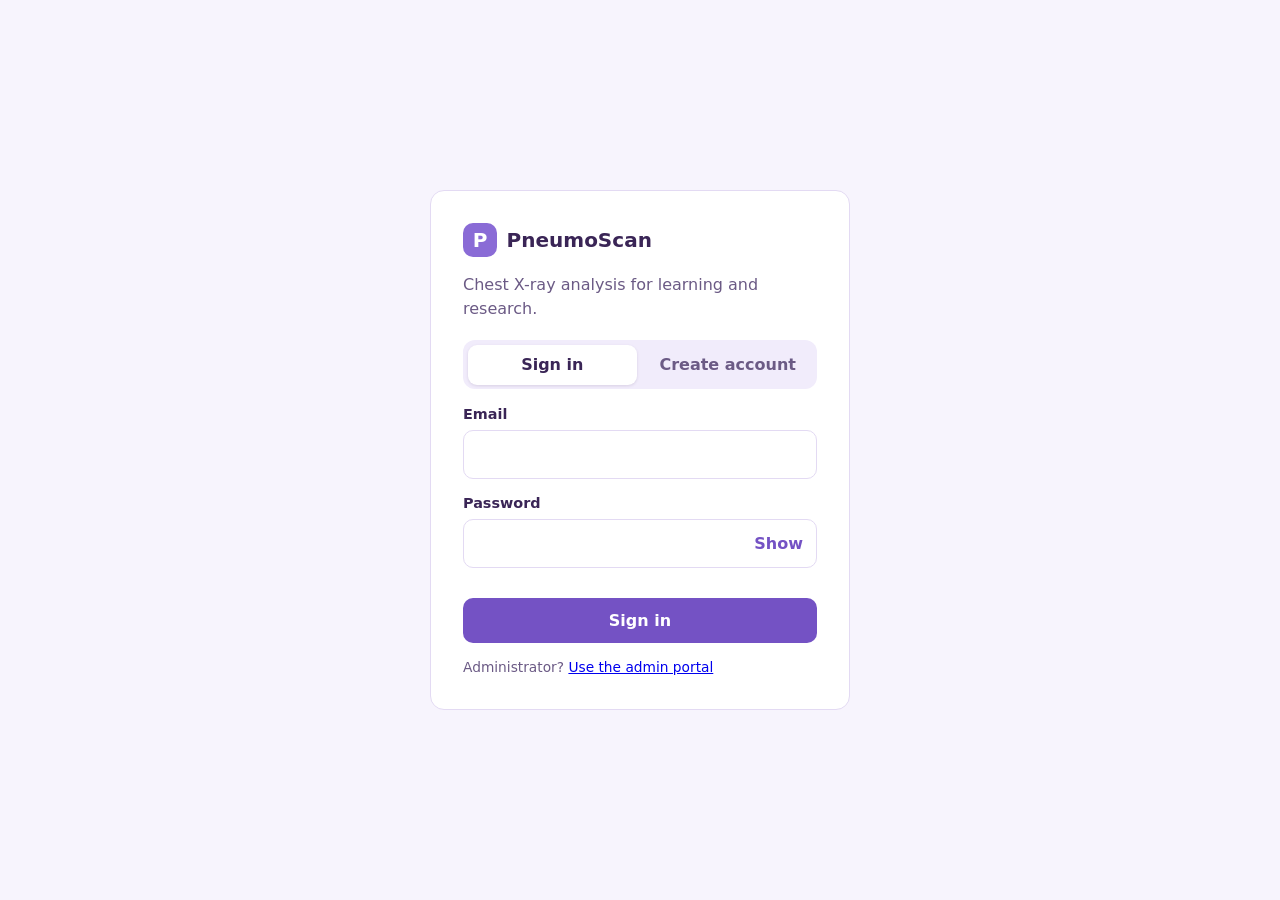
<file: static/index.html>
<!doctype html><html lang="en"><head><meta charset="utf-8"><meta name="viewport" content="width=device-width,initial-scale=1">
<title>PneumoScan: sign in</title><link rel="stylesheet" href="/static/style.css"></head><body>
<div class="auth"><div class="card">
  <div class="logo"><i>P</i>PneumoScan</div>
  <p class="muted">Chest X-ray analysis for learning and research.</p>
  <div class="tabs" role="tablist">
    <button role="tab" id="tLogin" aria-selected="true">Sign in</button>
    <button role="tab" id="tReg" aria-selected="false">Create account</button></div>
  <div id="nameWrap" class="hidden"><label for="name">Full name</label><input id="name" type="text" autocomplete="name"></div>
  <label for="email">Email</label><input id="email" type="email" autocomplete="email">
  <label for="pw">Password</label>
  <div class="pw"><input id="pw" type="password" autocomplete="current-password"><button type="button" id="show">Show</button></div>
  <p class="small muted hidden" id="hint">At least 8 characters, with letters and numbers.</p>
  <div class="err" id="err" role="alert"></div>
  <button class="btn" id="go" style="width:100%">Sign in</button>
  <p class="small muted" style="margin-bottom:0">Administrator? <a href="/admin">Use the admin portal</a></p>
</div></div>
<script src="/static/common.js"></script>
<script>
let mode='login';
if(localStorage.getItem(KEY)) location.href='/app';
function setMode(m){mode=m;$('#tLogin').setAttribute('aria-selected',m==='login');$('#tReg').setAttribute('aria-selected',m==='reg');
 $('#nameWrap').classList.toggle('hidden',m==='login');$('#hint').classList.toggle('hidden',m==='login');
 $('#go').textContent=m==='login'?'Sign in':'Create account';$('#err').textContent='';}
$('#tLogin').onclick=()=>setMode('login');$('#tReg').onclick=()=>setMode('reg');
$('#show').onclick=()=>{const p=$('#pw');p.type=p.type==='password'?'text':'password';$('#show').textContent=p.type==='password'?'Show':'Hide'};
async function submit(){
  $('#err').textContent='';$('#go').disabled=true;
  try{
    const json={email:$('#email').value,password:$('#pw').value};
    if(mode==='reg') json.name=$('#name').value;
    const r=await api(mode==='login'?'/auth/login':'/auth/register',{method:'POST',json,noRedirect:true});
    localStorage.setItem(KEY,r.token);location.href='/app';
  }catch(e){$('#err').textContent=e.message}finally{$('#go').disabled=false}
}
$('#go').onclick=submit;
document.addEventListener('keydown',e=>{if(e.key==='Enter')submit()});
</script></body></html>
</file>
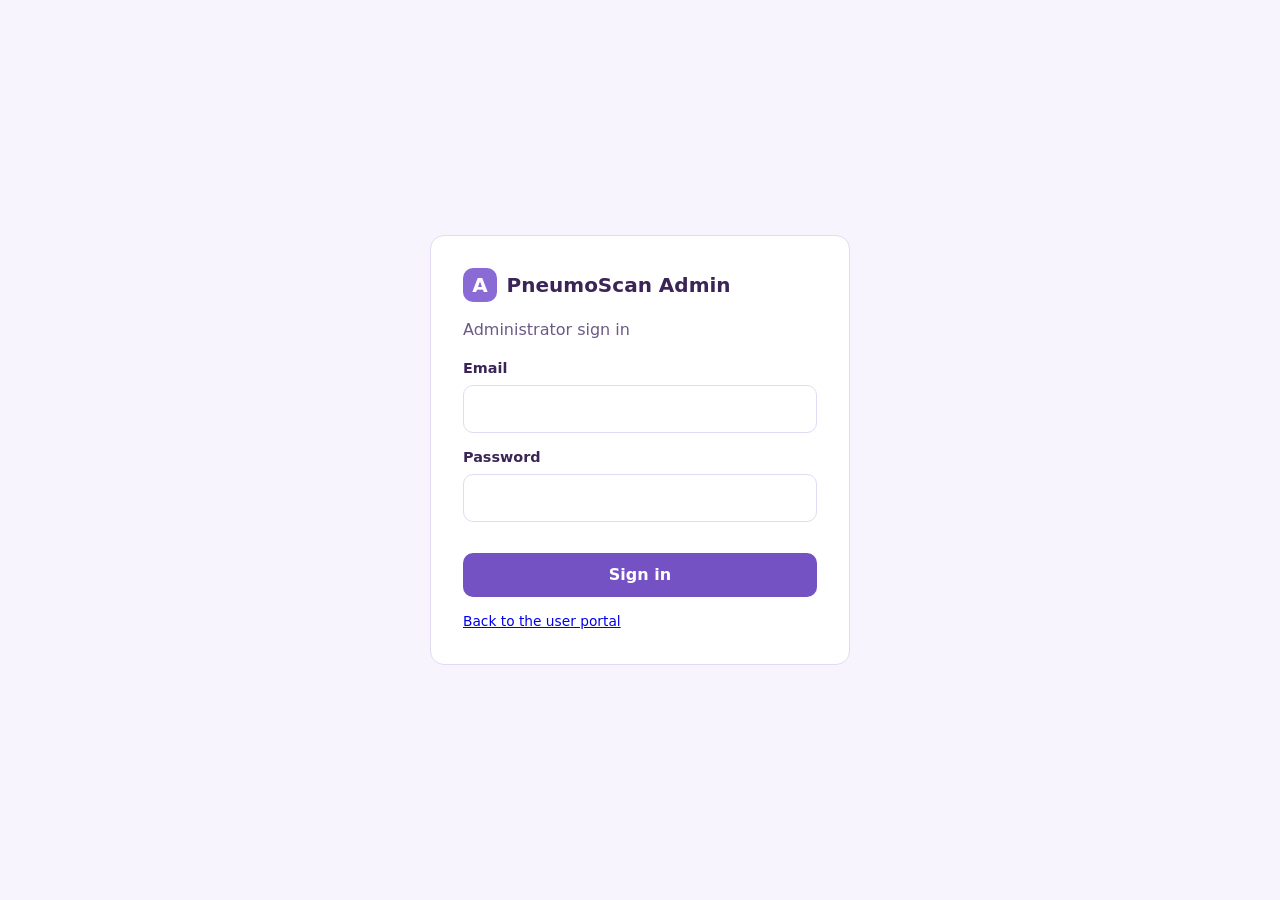
<file: static/admin.html>
<!doctype html><html lang="en"><head><meta charset="utf-8"><meta name="viewport" content="width=device-width,initial-scale=1">
<title>PneumoScan Admin</title><link rel="stylesheet" href="/static/style.css"></head><body class="admin">
<div class="auth hidden" id="loginBox"><div class="card">
  <div class="logo"><i>A</i>PneumoScan Admin</div><p class="muted">Administrator sign in</p>
  <label for="email">Email</label><input id="email" type="email" autocomplete="username">
  <label for="pw">Password</label><input id="pw" type="password" autocomplete="current-password">
  <div class="err" id="err" role="alert"></div><button class="btn" id="go" style="width:100%">Sign in</button>
  <p class="small muted" style="margin-bottom:0"><a href="/">Back to the user portal</a></p></div></div>

<div class="layout hidden" id="panel">
<aside class="sidebar" id="sidebar" aria-label="Admin navigation">
  <div class="logo"><i>A</i>Admin</div>
  <nav class="nav" id="nav"><button data-v="overview">Overview</button><button data-v="users">Users</button>
    <button data-v="analyses">Analyses</button><button data-v="model">Model</button></nav>
  <button class="btn ghost" id="logout">Log out</button></aside>
<main>
  <div class="topbar"><button class="icon-btn" id="menuBtn">Menu</button><h1 id="title"></h1><span class="muted small" id="who"></span></div>
  <section id="v-overview" class="view"><div class="grid g4" id="stats"></div>
    <div class="grid g2" style="margin-top:1rem"><div class="card"><h2>Analyses, last 14 days</h2><div class="chart" id="daily" style="margin-top:1.6rem"></div></div>
    <div class="card"><h2>Results by class</h2><div id="byLabel" style="margin-top:.8rem"></div></div></div></section>
  <section id="v-users" class="view hidden"><div class="card"><div class="scroll"><table id="users"></table></div></div></section>
  <section id="v-analyses" class="view hidden"><div class="card">
    <p class="small muted" style="margin-top:0">Metadata only. Admins cannot view patient images.</p>
    <input type="search" id="search" placeholder="Search by user, file or result" aria-label="Search analyses">
    <div class="scroll"><table id="ana"></table></div></div></section>
  <section id="v-model" class="view hidden"><div class="card" id="modelBox"></div></section>
</main></div>
<script src="/static/common.js"></script>
<script>
const titles={overview:'Overview',users:'Users',analyses:'Analyses',model:'Model'};
let me;
if(!localStorage.getItem(KEY)) $('#loginBox').classList.remove('hidden');
else init();
async function login(){
  $('#err').textContent='';
  try{const r=await api('/admin/login',{method:'POST',json:{email:$('#email').value,password:$('#pw').value},noRedirect:true});
    localStorage.setItem(KEY,r.token);location.reload()}catch(e){$('#err').textContent=e.message}}
$('#go').onclick=login;document.addEventListener('keydown',e=>{if(e.key==='Enter'&&!$('#loginBox').classList.contains('hidden'))login()});
async function init(){
  me=await api('/me');
  if(me.role!=='admin'){localStorage.removeItem(KEY);location.href='/admin';return}
  $('#panel').classList.remove('hidden');$('#who').textContent=me.email;bindMenu();
  $$('#nav button').forEach(b=>b.onclick=()=>show(b.dataset.v));
  $('#logout').onclick=async()=>{try{await api('/auth/logout',{method:'POST'})}catch{}localStorage.removeItem(KEY);location.href='/admin'};
  const h=location.hash.slice(1);show(titles[h]?h:'overview');
}
function show(v){
  $$('.view').forEach(s=>s.classList.toggle('hidden',s.id!=='v-'+v));
  $$('#nav button').forEach(b=>{if(b.dataset.v===v)b.setAttribute('aria-current','page');else b.removeAttribute('aria-current')});
  $('#title').textContent=titles[v];history.replaceState(null,'','#'+v);
  ({overview:loadOverview,users:loadUsers,analyses:loadAna,model:loadModel})[v]();
}
async function loadOverview(){
  const s=await api('/admin/stats');
  $('#stats').innerHTML=[['Registered users',s.users],['Active users',s.active_users],['Analyses',s.analyses],['Video analyses',s.videos],
    ['Needs review',s.needs_review],['Rejected uploads',s.rejected],['Image storage (MB)',s.storage_mb]].map(([l,n])=>`<div class="card stat"><b>${n}</b><span class="muted">${l}</span></div>`).join('');
  const max=Math.max(1,...s.daily.map(d=>d.count));
  $('#daily').innerHTML=s.daily.map(d=>`<div style="height:${d.count/max*100}%" title="${d.date}: ${d.count}"><span>${d.count||''}</span></div>`).join('');
  const tot=Object.values(s.by_label).reduce((a,b)=>a+b,0)||1;
  $('#byLabel').innerHTML=Object.entries(s.by_label).map(([k,n])=>`<div class="small row sp"><span>${esc(nice(k))}</span><span>${n}</span></div><div class="bar"><i style="width:${n/tot*100}%"></i></div>`).join('')||'<p class="muted">No analyses yet.</p>';
}
async function loadUsers(){
  const u=await api('/admin/users');
  $('#users').innerHTML='<tr><th>Name</th><th>Email</th><th>Role</th><th>Analyses</th><th>Joined</th><th>Status</th><th></th></tr>'+u.map(x=>`<tr>
    <td>${esc(x.name)}</td><td>${esc(x.email)}</td><td>${esc(x.role)}</td><td>${x.n}</td><td>${fmtDate(x.created)}</td>
    <td><span class="pill ${x.active?'good':'bad'}">${x.active?'Active':'Deactivated'}</span></td>
    <td style="white-space:nowrap">${x.id===me.id?'<span class="muted small">You</span>':
     `<button class="btn ghost sm" data-act="${x.id}" data-to="${x.active?0:1}">${x.active?'Deactivate':'Activate'}</button>
      <button class="btn ghost sm" data-role="${x.id}" data-to="${x.role==='admin'?'user':'admin'}">Make ${x.role==='admin'?'user':'admin'}</button>
      <button class="btn danger sm" data-del="${x.id}">Delete</button>`}</td></tr>`).join('');
  $$('[data-act]').forEach(b=>b.onclick=async()=>{await api('/admin/users/'+b.dataset.act,{method:'PATCH',json:{active:b.dataset.to==='1'}});toast('User updated');loadUsers()});
  $$('[data-role]').forEach(b=>b.onclick=async()=>{if(!confirm('Change this user\'s role to '+b.dataset.to+'?'))return;
    await api('/admin/users/'+b.dataset.role,{method:'PATCH',json:{role:b.dataset.to}});toast('Role updated');loadUsers()});
  $$('[data-del]').forEach(b=>b.onclick=async()=>{if(!confirm('Permanently delete this user and all their records?'))return;
    await api('/admin/users/'+b.dataset.del,{method:'DELETE'});toast('User deleted');loadUsers()});
}
async function loadAna(){
  const l=await api('/admin/analyses?search='+encodeURIComponent($('#search').value));
  $('#ana').innerHTML=l.length?'<tr><th>Date</th><th>User</th><th>File</th><th>Type</th><th>Result</th><th>Confidence</th><th>Model</th><th></th></tr>'+l.map(a=>{const v=verdict(a);
    return `<tr><td>${fmtDate(a.created)}</td><td>${esc(a.email)}</td><td>${esc(a.filename)}</td><td>${esc(a.kind)}</td><td><span class="pill ${v.cls}">${esc(v.text)}</span></td>
    <td>${a.status==='rejected'?'-':pct(a.confidence)}</td><td class="small">${esc(a.model_version)}</td><td><button class="btn danger sm" data-del="${a.id}">Delete</button></td></tr>`}).join(''):'<tr><td class="muted">No analyses found.</td></tr>';
  $$('#ana [data-del]').forEach(b=>b.onclick=async()=>{if(!confirm('Delete this record?'))return;await api('/admin/analyses/'+b.dataset.del,{method:'DELETE'});toast('Record deleted');loadAna()});
}
let st;$('#search').oninput=()=>{clearTimeout(st);st=setTimeout(loadAna,250)};
async function loadModel(){
  const m=(await api('/admin/stats')).model,t=m.metrics?.test;
  $('#modelBox').innerHTML=`${m.demo?'<div class="banner">Demo mode: models/model.pt not found. Users are seeing placeholder results.</div>':''}
  <h2>${esc(m.version)}</h2><p class="muted">Classes: ${m.classes.map(c=>esc(nice(c))).join(', ')} · review threshold ${(m.review_threshold*100)|0}% · temperature ${m.temperature.toFixed(2)}</p>
  ${t?`<p>Test accuracy ${pct(t.accuracy)} on ${t.n} images.</p><div class="scroll"><table><tr><th>Class</th><th>Sensitivity</th><th>Specificity</th><th>Precision</th><th>F1</th><th>Support</th></tr>
  ${Object.entries(t.per_class).map(([c,v])=>`<tr><td>${esc(nice(c))}</td><td>${pct(v.sensitivity)}</td><td>${pct(v.specificity)}</td><td>${pct(v.precision)}</td><td>${pct(v.f1)}</td><td>${v.support}</td></tr>`).join('')}</table></div>
  <h3 style="margin-top:1rem">Confusion matrix (rows = true, columns = predicted)</h3><div class="scroll"><table><tr><th></th>${m.classes.map(c=>`<th>${esc(nice(c))}</th>`).join('')}</tr>
  ${t.confusion_matrix.map((r,i)=>`<tr><th>${esc(nice(m.classes[i]))}</th>${r.map(n=>`<td>${n}</td>`).join('')}</tr>`).join('')}</table></div>`:'<p class="muted">No stored evaluation metrics.</p>'}`;
}
</script></body></html>
</file>
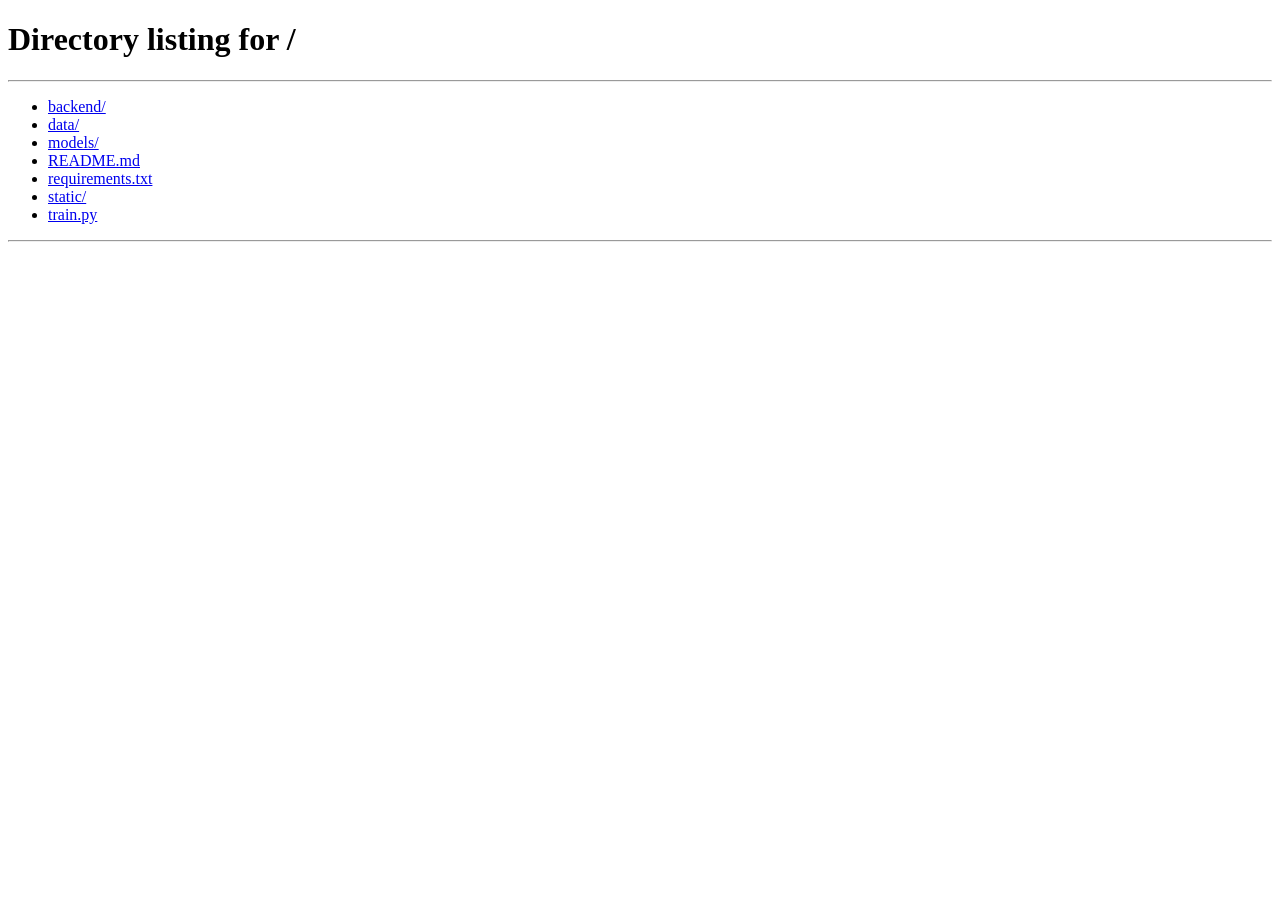
<file: static/app.html>
<!doctype html><html lang="en"><head><meta charset="utf-8"><meta name="viewport" content="width=device-width,initial-scale=1">
<title>PneumoScan</title><link rel="stylesheet" href="/static/style.css"></head><body>
<div class="layout">
<aside class="sidebar" id="sidebar" aria-label="Main navigation">
  <div class="logo"><i>P</i>PneumoScan</div>
  <nav class="nav" id="nav">
    <button data-v="dashboard">Dashboard</button><button data-v="image">New analysis</button>
    <button data-v="video">Video analysis</button><button data-v="history">History</button>
    <button data-v="model">Model information</button><button data-v="profile">Profile</button>
  </nav>
  <button class="btn ghost" id="logout">Log out</button>
</aside>
<main>
  <div class="topbar"><button class="icon-btn" id="menuBtn" aria-label="Open menu">Menu</button><h1 id="title"></h1><span class="muted small" id="who"></span></div>

  <section id="v-dashboard" class="view">
    <div class="grid g4" id="stats"></div>
    <div class="card" style="margin-top:1rem"><div class="row sp"><h2>Recent analyses</h2><button class="btn sm" data-go="image">New analysis</button></div>
      <div class="scroll"><table id="recent"></table></div></div>
  </section>

  <section id="v-image" class="view hidden"><div class="card">
    <div class="drop" id="imgDrop" tabindex="0" role="button" aria-label="Choose a chest X-ray image">
      <strong>Drop a chest X-ray here, or click to choose</strong><div class="small muted">JPG, PNG, BMP or WEBP, up to 10 MB</div><div id="imgPrev"></div></div>
    <input type="file" id="imgFile" accept=".jpg,.jpeg,.png,.bmp,.webp" class="hidden">
    <label class="row small" style="font-weight:400"><input type="checkbox" id="imgSave" checked> Keep a copy in my history (uncheck to discard the image after analysis)</label>
    <button class="btn" id="imgGo" disabled>Analyse image</button>
  </div><div class="card hidden" id="imgRes" style="margin-top:1rem"></div></section>

  <section id="v-video" class="view hidden"><div class="card">
    <p class="muted small" style="margin-top:0">Frames are sampled about once per second. Only frames that look like chest radiographs are analysed. This is a demonstration; video classification is not validated.</p>
    <div class="drop" id="vidDrop" tabindex="0" role="button" aria-label="Choose a video">
      <strong>Drop a video here, or click to choose</strong><div class="small muted">MP4, AVI, MOV, MKV or WEBM, up to 60 MB</div><div id="vidPrev"></div></div>
    <input type="file" id="vidFile" accept=".mp4,.avi,.mov,.mkv,.webm" class="hidden">
    <label class="row small" style="font-weight:400"><input type="checkbox" id="vidSave" checked> Keep a preview frame in my history</label>
    <button class="btn" id="vidGo" disabled>Analyse video</button>
  </div><div class="card hidden" id="vidRes" style="margin-top:1rem"></div></section>

  <section id="v-history" class="view hidden"><div class="card">
    <input type="search" id="search" placeholder="Search by file name or result" aria-label="Search history">
    <div class="scroll"><table id="hist"></table></div></div>
    <div class="card hidden" id="detail" style="margin-top:1rem"></div></section>

  <section id="v-model" class="view hidden"><div class="card" id="modelBox"></div></section>

  <section id="v-profile" class="view hidden"><div class="card" style="max-width:480px">
    <label for="pName">Name</label><input type="text" id="pName">
    <label for="pCur">Current password (only to change it)</label><input type="password" id="pCur" autocomplete="current-password">
    <label for="pNew">New password</label><input type="password" id="pNew" autocomplete="new-password">
    <p style="margin-bottom:0"><button class="btn" id="pSave">Save changes</button></p></div></section>
</main></div>
<script src="/static/common.js"></script>
<script>
if(!localStorage.getItem(KEY)) location.href='/';
const titles={dashboard:'Dashboard',image:'New analysis',video:'Video analysis',history:'History',model:'Model information',profile:'Profile'};
let me;
function show(v){
  $$('.view').forEach(s=>s.classList.toggle('hidden',s.id!=='v-'+v));
  $$('#nav button').forEach(b=>{if(b.dataset.v===v)b.setAttribute('aria-current','page');else b.removeAttribute('aria-current')});
  $('#title').textContent=titles[v];history.replaceState(null,'','#'+v);
  ({dashboard:loadDash,history:loadHist,model:loadModel,profile:()=>{$('#pName').value=me.name}})[v]?.();
}
$$('#nav button').forEach(b=>b.onclick=()=>show(b.dataset.v));
$$('[data-go]').forEach(b=>b.onclick=()=>show(b.dataset.go));
$('#logout').onclick=async()=>{try{await api('/auth/logout',{method:'POST'})}catch{}localStorage.removeItem(KEY);location.href='/'};

function histRows(list,withView=true){
  if(!list.length) return '<tr><td class="muted">Nothing here yet. Run your first analysis.</td></tr>';
  return '<tr><th>Date</th><th>File</th><th>Type</th><th>Result</th><th>Confidence</th><th>Model</th><th></th></tr>'+list.map(a=>{
    const v=verdict(a);
    return `<tr><td>${fmtDate(a.created)}</td><td>${esc(a.filename)}</td><td>${esc(a.kind)}</td><td><span class="pill ${v.cls}">${esc(v.text)}</span></td>
    <td>${a.status==='rejected'?'-':pct(a.confidence)}</td><td class="small">${esc(a.model_version)}</td>
    <td style="white-space:nowrap"><button class="btn ghost sm" data-view="${a.id}">View</button> <button class="btn danger sm" data-del="${a.id}">Delete</button></td></tr>`}).join('');
}
function wireRows(root,reload){
  $$('[data-view]',root).forEach(b=>b.onclick=()=>openDetail(b.dataset.view));
  $$('[data-del]',root).forEach(b=>b.onclick=async()=>{
    if(!confirm('Delete this record and its stored image?'))return;
    await api('/analyses/'+b.dataset.del,{method:'DELETE'});toast('Record deleted');reload();$('#detail').classList.add('hidden')});
}
async function openDetail(id){
  show('history');const a=await api('/analyses/'+id);
  const src=a.has_file?await blobUrl(`/analyses/${id}/file`):null;
  const d=$('#detail');d.classList.remove('hidden');d.innerHTML=renderResult(a,src);d.scrollIntoView({behavior:'smooth'});
}
async function loadDash(){
  const [s,list]=await Promise.all([api('/stats'),api('/analyses')]);
  const bl=s.by_label,normal=bl.NORMAL||0,other=Object.entries(bl).filter(([k])=>k!=='NORMAL').reduce((n,[,v])=>n+v,0);
  $('#stats').innerHTML=[['Total analyses',s.total],['Normal',normal],['Pneumonia-type',other],['Needs review',s.needs_review]]
    .map(([l,n])=>`<div class="card stat"><b>${n}</b><span class="muted">${l}</span></div>`).join('');
  $('#recent').innerHTML=histRows(list.slice(0,5));wireRows($('#recent'),loadDash);
}
async function loadHist(){const l=await api('/analyses?search='+encodeURIComponent($('#search').value));$('#hist').innerHTML=histRows(l);wireRows($('#hist'),loadHist)}
let st;$('#search').oninput=()=>{clearTimeout(st);st=setTimeout(loadHist,250)};
async function loadModel(){
  const m=await api('/model'),t=m.metrics?.test;
  $('#modelBox').innerHTML=`${m.demo?'<div class="banner">Demo mode: no trained model found. Train one with train.py (see README).</div>':''}
   <h2>${esc(m.version)}</h2><p class="muted">Classes: ${m.classes.map(c=>esc(nice(c))).join(', ')}. Results below ${(m.review_threshold*100)|0}% confidence are marked "Needs review". Confidence is calibrated with temperature scaling (T = ${m.temperature.toFixed(2)}).</p>
   ${t?`<h3>Held-out test performance (${t.n} images)</h3><p>Accuracy ${pct(t.accuracy)}</p><div class="scroll"><table><tr><th>Class</th><th>Sensitivity</th><th>Specificity</th><th>Precision</th><th>F1</th><th>Support</th></tr>
   ${Object.entries(t.per_class).map(([c,v])=>`<tr><td>${esc(nice(c))}</td><td>${pct(v.sensitivity)}</td><td>${pct(v.specificity)}</td><td>${pct(v.precision)}</td><td>${pct(v.f1)}</td><td>${v.support}</td></tr>`).join('')}</table></div>`:'<p class="muted">No evaluation metrics are stored with this model.</p>'}
   <h3 style="margin-top:1rem">Limitations</h3><ul class="small"><li>Trained on public paediatric (ages 1-5) radiographs from one hospital; results on adults or other equipment are unknown.</li>
   <li>The "looks like an X-ray" check is a simple image-statistics filter, not a validated detector.</li><li>Viral vs bacterial appearance can overlap on X-ray alone.</li></ul>
   <div class="disclaimer">${esc(m.disclaimer)}</div>`;
}
$('#pSave').onclick=async()=>{
  try{me=await api('/me',{method:'PUT',json:{name:$('#pName').value,current_password:$('#pCur').value||null,new_password:$('#pNew').value||null}});
    $('#who').textContent=me.name;$('#pCur').value=$('#pNew').value='';toast('Changes saved')}catch(e){toast(e.message,true)}};

function uploader(p){ // p: drop,file,prev,go,res,save,endpoint,video
  let f=null;const drop=$(p.drop),inp=$(p.file);
  const pick=file=>{if(!file)return;f=file;const u=URL.createObjectURL(file);
    $(p.prev).innerHTML=`<div class="small">${esc(file.name)}</div>`+(p.video?`<video src="${u}" controls></video>`:`<img src="${u}" alt="Preview">`);$(p.go).disabled=false};
  drop.onclick=()=>inp.click();drop.onkeydown=e=>{if(e.key==='Enter'||e.key===' '){e.preventDefault();inp.click()}};
  inp.onchange=()=>pick(inp.files[0]);
  drop.ondragover=e=>{e.preventDefault();drop.classList.add('over')};drop.ondragleave=()=>drop.classList.remove('over');
  drop.ondrop=e=>{e.preventDefault();drop.classList.remove('over');pick(e.dataTransfer.files[0])};
  $(p.go).onclick=async()=>{
    const fd=new FormData();fd.append('file',f);fd.append('save_file',$(p.save).checked);
    const b=$(p.go);b.disabled=true;b.textContent='Analysing...';
    try{const a=await api(p.endpoint,{method:'POST',form:fd});
      const src=a.has_file?await blobUrl(`/analyses/${a.id}/file`):(p.video?null:URL.createObjectURL(f));
      const r=$(p.res);r.classList.remove('hidden');r.innerHTML=renderResult(a,src);r.scrollIntoView({behavior:'smooth'})}
    catch(e){toast(e.message,true)}finally{b.disabled=false;b.textContent=p.video?'Analyse video':'Analyse image'}};
}
uploader({drop:'#imgDrop',file:'#imgFile',prev:'#imgPrev',go:'#imgGo',res:'#imgRes',save:'#imgSave',endpoint:'/analyze/image'});
uploader({drop:'#vidDrop',file:'#vidFile',prev:'#vidPrev',go:'#vidGo',res:'#vidRes',save:'#vidSave',endpoint:'/analyze/video',video:true});
bindMenu();
(async()=>{me=await api('/me');$('#who').textContent=me.name;
  if(me.role==='admin'){localStorage.removeItem(KEY);location.href='/admin';return}
  const h=location.hash.slice(1);show(titles[h]?h:'dashboard')})();
</script></body></html>
</file>
<file: static/style.css>
:root{
  --bg:#f7f4fd; --surface:#ffffff; --lav-50:#f1ecfb; --lav-100:#e6dcf8; --lav-300:#c4b0ee; --lav-500:#8a6bd6; --lav-600:#7452c4;
  --plum:#3a2556; --plum-soft:#6b5a85; --line:#e3daf3; --good:#2f7d5b; --good-bg:#e3f4ec;
  --warn:#9a6200; --warn-bg:#fff1d6; --bad:#b3314f; --bad-bg:#fde6ec;
  --r:14px; --font:"Nunito","Segoe UI",system-ui,sans-serif;
}
*{box-sizing:border-box}
body{margin:0;font-family:var(--font);background:var(--bg);color:var(--plum);line-height:1.5}
h1,h2,h3{margin:0;font-weight:700}
button,input,select{font:inherit;color:inherit}
:focus-visible{outline:3px solid var(--lav-500);outline-offset:2px}
.muted{color:var(--plum-soft)} .small{font-size:.86rem} .hidden{display:none!important}
.btn{background:var(--lav-600);color:#fff;border:0;border-radius:10px;padding:.65rem 1.1rem;cursor:pointer;font-weight:600}
.btn:hover{background:#6444b3} .btn:disabled{opacity:.5;cursor:not-allowed}
.btn.ghost{background:var(--lav-50);color:var(--plum)} .btn.ghost:hover{background:var(--lav-100)}
.btn.danger{background:var(--bad-bg);color:var(--bad)} .btn.sm{padding:.3rem .65rem;font-size:.85rem}
input[type=text],input[type=email],input[type=password],input[type=search]{width:100%;padding:.7rem .85rem;border:1.5px solid var(--line);border-radius:10px;background:#fff}
label{display:block;font-weight:600;font-size:.9rem;margin:.9rem 0 .3rem}
.card{background:var(--surface);border:1px solid var(--line);border-radius:var(--r);padding:1.25rem}
/* auth */
.auth{min-height:100vh;display:grid;place-items:center;padding:1rem}
.auth .card{width:min(420px,100%);padding:2rem}
.logo{display:flex;align-items:center;gap:.6rem;font-weight:800;font-size:1.25rem}
.logo i{width:34px;height:34px;border-radius:10px;background:var(--lav-500);display:grid;place-items:center;color:#fff;font-style:normal}
.tabs{display:flex;gap:.4rem;background:var(--lav-50);padding:.3rem;border-radius:12px;margin:1.2rem 0 .4rem}
.tabs button{flex:1;border:0;background:none;padding:.5rem;border-radius:9px;cursor:pointer;font-weight:600;color:var(--plum-soft)}
.tabs button[aria-selected=true]{background:#fff;color:var(--plum);box-shadow:0 1px 3px #3a255622}
.pw{position:relative}.pw button{position:absolute;right:.5rem;top:50%;transform:translateY(-50%);border:0;background:none;color:var(--lav-600);cursor:pointer;font-weight:600}
.err{color:var(--bad);font-size:.9rem;min-height:1.3rem;margin-top:.6rem}
/* layout */
.layout{display:grid;grid-template-columns:250px 1fr;min-height:100vh}
.sidebar{background:var(--surface);border-right:1px solid var(--line);padding:1.25rem .9rem;display:flex;flex-direction:column;gap:.25rem;position:sticky;top:0;height:100vh}
.admin .sidebar{background:var(--plum);color:#efe8fb;border-color:var(--plum)}
.admin .sidebar .logo{color:#fff}.admin .nav button{color:#d9cdf0}.admin .nav button:hover{background:#4d3573}
.admin .nav button[aria-current=page]{background:#5d4388;color:#fff}
.nav{display:flex;flex-direction:column;gap:.2rem;margin-top:1.4rem;flex:1}
.nav button{text-align:left;border:0;background:none;padding:.65rem .8rem;border-radius:10px;cursor:pointer;font-weight:600;color:var(--plum-soft)}
.nav button:hover{background:var(--lav-50)}
.nav button[aria-current=page]{background:var(--lav-100);color:var(--plum)}
main{padding:1.5rem 2rem 3rem;min-width:0}
.topbar{display:flex;align-items:center;gap:1rem;margin-bottom:1.4rem}
.topbar h1{font-size:1.6rem;flex:1}
.icon-btn{display:none;border:1px solid var(--line);background:#fff;border-radius:10px;padding:.4rem .7rem;cursor:pointer}
.grid{display:grid;gap:1rem}.g4{grid-template-columns:repeat(auto-fit,minmax(160px,1fr))}.g2{grid-template-columns:repeat(auto-fit,minmax(320px,1fr))}
.stat b{display:block;font-size:2rem;line-height:1.1}
.drop{border:2px dashed var(--lav-300);border-radius:var(--r);padding:2rem;text-align:center;background:var(--lav-50);cursor:pointer}
.drop.over{background:var(--lav-100)} .drop img,.drop video{max-width:100%;max-height:300px;border-radius:10px;margin-top:.8rem}
table{width:100%;border-collapse:collapse;font-size:.92rem}
th,td{text-align:left;padding:.6rem .5rem;border-bottom:1px solid var(--line)}th{color:var(--plum-soft);font-weight:600}
.scroll{overflow-x:auto}
.pill{display:inline-block;padding:.2rem .7rem;border-radius:99px;font-weight:700;font-size:.85rem;background:var(--lav-100)}
.pill.good{background:var(--good-bg);color:var(--good)}.pill.warn{background:var(--warn-bg);color:var(--warn)}.pill.bad{background:var(--bad-bg);color:var(--bad)}
.bar{height:9px;background:var(--lav-50);border-radius:9px;overflow:hidden}.bar i{display:block;height:100%;background:var(--lav-500)}
.row{display:flex;gap:.8rem;align-items:center;flex-wrap:wrap}.row.sp{justify-content:space-between}
.banner{background:var(--warn-bg);color:var(--warn);padding:.6rem .8rem;border-radius:10px;font-weight:600;margin-bottom:.8rem}
.disclaimer{background:var(--lav-50);padding:.7rem .9rem;border-radius:10px;font-size:.88rem;margin-top:1rem}
.result-grid{display:grid;grid-template-columns:minmax(0,260px) 1fr;gap:1.2rem}
.result-grid img{width:100%;border-radius:10px;background:#000}
.chart{display:flex;align-items:flex-end;gap:6px;height:130px}.chart div{flex:1;background:var(--lav-300);border-radius:5px 5px 0 0;min-height:2px;position:relative}
.chart div span{position:absolute;top:-1.2rem;left:0;right:0;text-align:center;font-size:.72rem}
.toast{position:fixed;bottom:1.2rem;right:1.2rem;background:var(--plum);color:#fff;padding:.7rem 1rem;border-radius:10px;z-index:50}
.toast.bad{background:var(--bad)}
@media(max-width:860px){
  .layout{grid-template-columns:1fr}
  .sidebar{position:fixed;inset:0 auto 0 0;width:260px;z-index:20;transform:translateX(-100%);transition:transform .2s}
  .sidebar.open{transform:none;box-shadow:0 0 0 100vmax #3a255655}
  .icon-btn{display:block} main{padding:1rem}.result-grid{grid-template-columns:1fr}
}
@media(prefers-reduced-motion:reduce){*{transition:none!important}}
</file>
